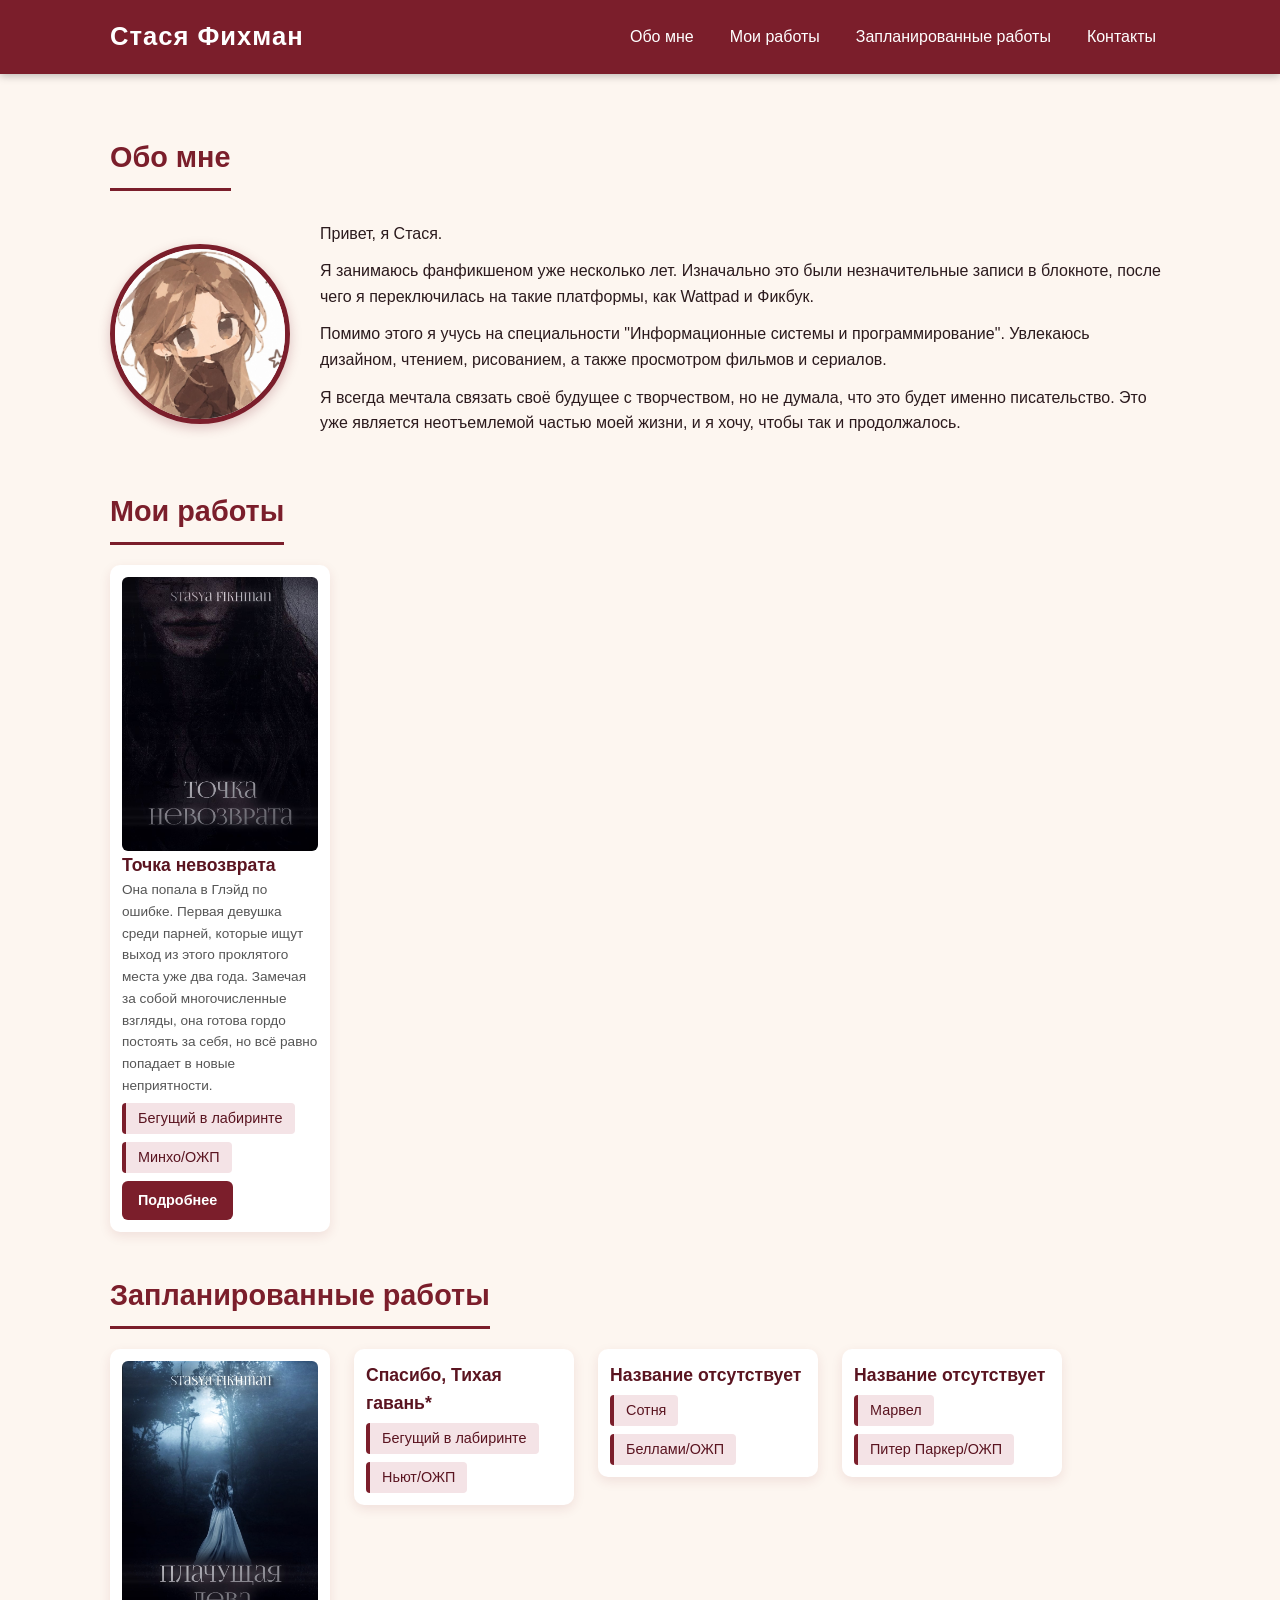
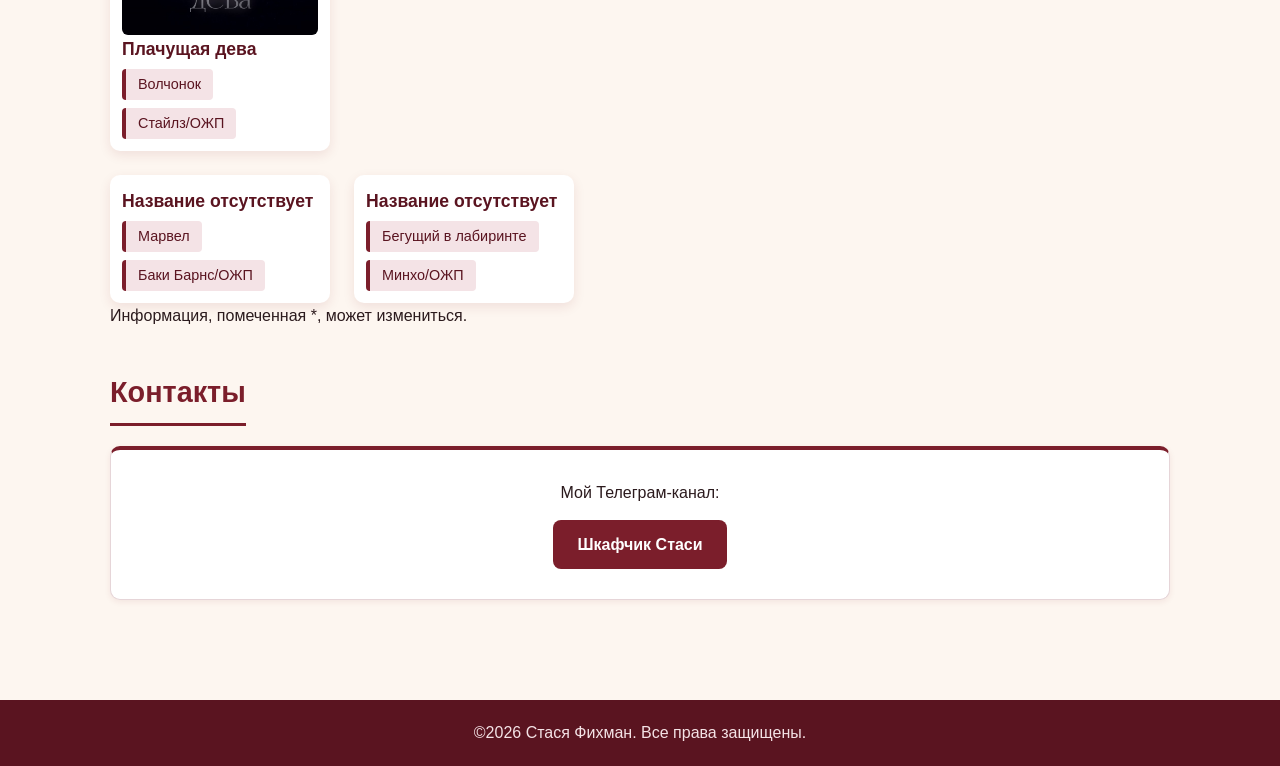
<file: index.html>
<!DOCTYPE html>
<html lang="ru">
<head>
    <link rel="icon" href="img/favicon.png">
    <meta charset="UTF-8">
    <meta name="viewport" content="width=device-width, initial-scale=1.0">
    <title>Stasya Fikhman</title>
    <link rel="stylesheet" href="css/style.css">
</head>
<body>

    <!-- Шапка сайта -->
    <header class="site-header">
        <div class="header-container">
            <h1 class="site-name">Стася Фихман</h1>
            <nav class="main-nav">
                <ul>
                    <li><a href="#about">Обо мне</a></li>
                    <li><a href="#works">Мои работы</a></li>
                    <li><a href="#planned">Запланированные работы</a></li>
                    <li><a href="#contacts">Контакты</a></li>
                </ul>
            </nav>
        </div>
    </header>

    <main>
        <!-- Блок "Обо мне" -->
        <section id="about" class="section about">
            <h2>Обо мне</h2>
            <div class="about-content">
                <img src="img/Аватар.jpg" 
                     alt="Стася Фихман" class="about-photo">
                <div class="about-text">
                    <p>Привет, я Стася.</p>
                    <p>Я занимаюсь фанфикшеном уже несколько лет. Изначально это были незначительные записи в блокноте, после чего я переключилась на такие платформы, как Wattpad и Фикбук.</p>
                    <p>Помимо этого я учусь на специальности "Информационные системы и программирование". Увлекаюсь дизайном, чтением, рисованием, а также просмотром фильмов и сериалов.</p>
                    <p>Я всегда мечтала связать своё будущее с творчеством, но не думала, что это будет именно писательство. Это уже является неотъемлемой частью моей жизни, и я хочу, чтобы так и продолжалось.</p>
                </div>
            </div>
        </section>

        <!-- Блок "Мои работы" -->
        <section id="works" class="section works">
            <h2>Мои работы</h2>
            <div class="cards-grid">
                <article class="card">
                    <img src="img/Точка_невозврата.jpg" alt="Точка невозврата" class="card-image">

                    <h3 class="card-title">Точка невозврата</h3>
                    <p class="card-desc">Она попала в Глэйд по ошибке. Первая девушка среди парней, которые ищут выход из этого проклятого места уже два года. Замечая за собой многочисленные взгляды, она готова гордо постоять за себя, но всё равно попадает в новые неприятности.</p>

                     <ul class="fandoms">
                        <li>Бегущий в лабиринте</li>
                        <li>Минхо/ОЖП</li>
                    </ul>

                    <a href="works/Точка_невозврата.html" class="card-link">Подробнее</a>

                </article>
            </div>
        </section>

        <!-- Блок "Запланированные работы" -->
        <section id="planned" class="section planned">
            <h2>Запланированные работы</h2>
            <div class="cards-grid">

                <article class="card planned-card">
                    <img src="img/Плачущая_дева.jpg" alt="Плачущая дева" class="card-image">

                    <h3 class="card-title">Плачущая дева</h3>
                    <ul class="fandoms">
                        <li>Волчонок</li>
                        <li>Стайлз/ОЖП</li>
                    </ul>
                </article>

                <article class="card planned-card">
                    <h3 class="card-title">Спасибо, Тихая гавань*</h3>
                    <ul class="fandoms">
                        <li>Бегущий в лабиринте</li>
                        <li>Ньют/ОЖП</li>
                    </ul>
                </article>

                <article class="card planned-card">
                    <h3 class="card-title">Название отсутствует</h3>
                    <ul class="fandoms">
                        <li>Сотня</li>
                        <li>Беллами/ОЖП</li>
                    </ul>
                </article>

                 <article class="card planned-card">
                    <h3 class="card-title">Название отсутствует</h3>
                    <ul class="fandoms">
                        <li>Марвел</li>
                        <li>Питер Паркер/ОЖП</li>
                    </ul>
                </article>

                 <article class="card planned-card">
                    <h3 class="card-title">Название отсутствует</h3>
                    <ul class="fandoms">
                        <li>Марвел</li>
                        <li>Баки Барнс/ОЖП</li>
                    </ul>
                </article>

                <article class="card planned-card">
                    <h3 class="card-title">Название отсутствует</h3>
                    <ul class="fandoms">
                        <li>Бегущий в лабиринте</li>
                        <li>Минхо/ОЖП</li>
                    </ul>
                </article>
            </div>

            <p>Информация, помеченная *, может измениться.</p>

        </section>

        <!-- Блок "Контакты" -->
        <section id="contacts" class="section contacts">
            <h2>Контакты</h2>
            <div class="contacts-content">
                <p>Мой Телеграм-канал:</p>
                <a href="https://t.me/StasyaFikhman" class="tg-link" target="_blank" rel="noopener">
                    Шкафчик Стаси
                </a>
            </div>
        </section>
    </main>

    <!-- Подвал сайта -->
    <footer class="site-footer">
        <p>&copy;2026 Стася Фихман. Все права защищены.</p>
    </footer>

</body>
</html>
</file>
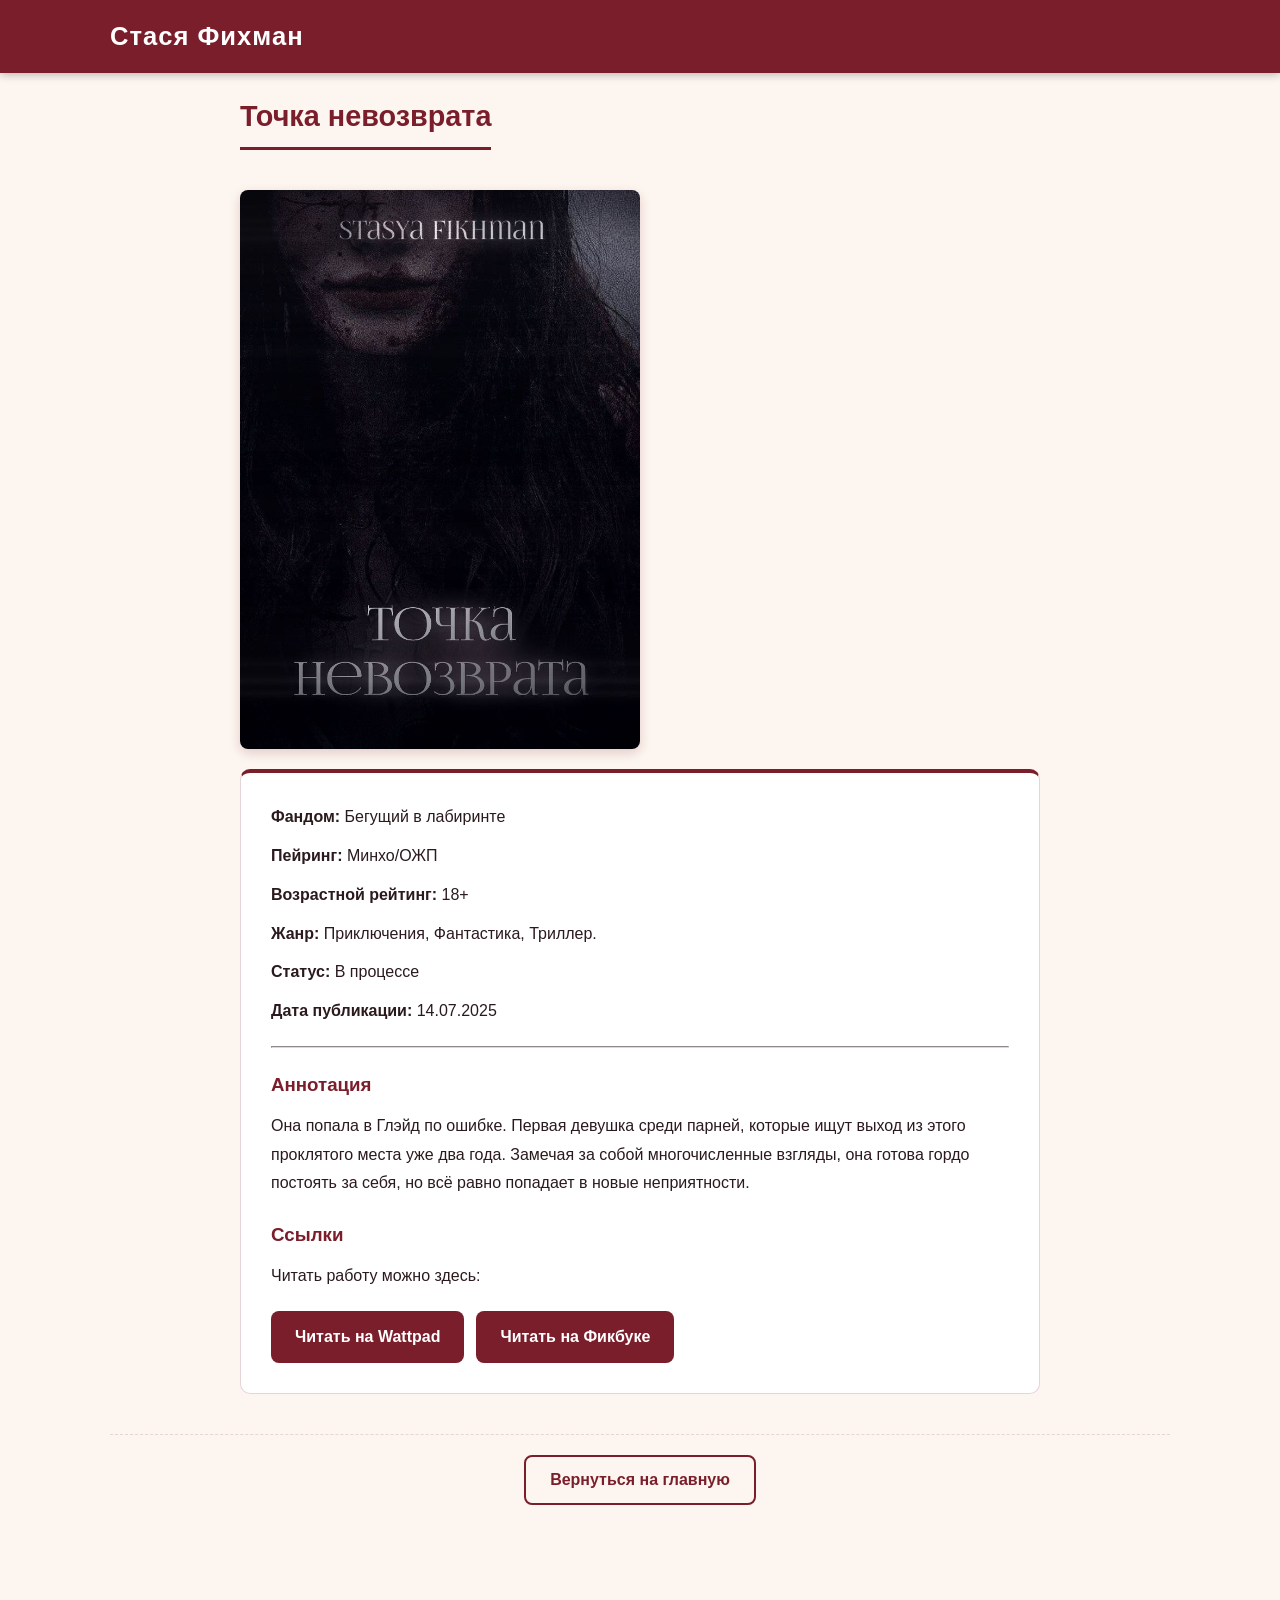
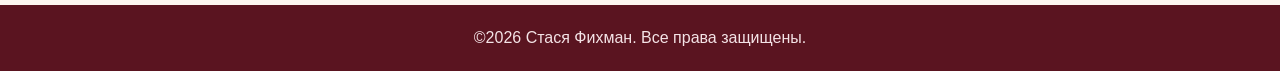
<file: works/Точка_невозврата.html>
<!DOCTYPE html>
<html lang="ru">
<head>
    <link rel="icon" type="image/png" href="../img/favicon.png">
    <meta charset="UTF-8">
    <meta name="viewport" content="width=device-width, initial-scale=1.0">
    <title>Точка невозврата - Стася Фихман</title>
    <link rel="stylesheet" href="../css/style.css">
</head>
<body>

    <header class="site-header">
        <div class="header-container">
            <h1 class="site-name">Стася Фихман</h1>
        </div>
    </header>

    <main>
        <!-- Сама страница работы -->
        <section class="section work-detail">

            <h2>Точка невозврата</h2>
            
            <!-- Обложка работы -->
            <img src="../img/Точка_невозврата.jpg" alt="Обложка Точка невозврата" class="detail-image">
            
            <!-- Текст работы -->
            <div class="detail-content">
                <p><strong>Фандом:</strong> Бегущий в лабиринте</p>
                <p><strong>Пейринг:</strong> Минхо/ОЖП</p>
                <p><strong>Возрастной рейтинг:</strong> 18+</p>
                <p><strong>Жанр:</strong> Приключения, Фантастика, Триллер.</p>
                <p><strong>Статус:</strong> В процессе</p>
                <p><strong>Дата публикации:</strong> 14.07.2025</p>
                
                <hr style="border-color: #e6d5d8; margin: 20px 0;">
                
                <h3>Аннотация</h3>
                <p>Она попала в Глэйд по ошибке. Первая девушка среди парней, которые ищут выход из этого проклятого места уже два года. Замечая за собой многочисленные взгляды, она готова гордо постоять за себя, но всё равно попадает в новые неприятности.</p>
                
                <h3>Ссылки</h3>
                <p>Читать работу можно здесь:</p>
                <div class="read-buttons">
                <a href="https://www.wattpad.com/story/397401555?utm_source=android&utm_medium=link&utm_content=share_reading&wp_page=reading&wp_uname=Stasya_Fikhman" target="_blank" class="tg-link">Читать на Wattpad</a>
                <a href="https://ficbook.net/readfic/01a05ec2-73e3-70f8-9eeb-a8c3771d7463/" target="_blank" class="tg-link">Читать на Фикбуке</a>
                </div>
            </div>

        </section>
                <!-- Кнопка возврата в самом низу -->
        <div class="bottom-return">
            <a href="../index.html" class="back-link">Вернуться на главную</a>
        </div>
    </main>
    </main>

    <!-- Подвал -->
    <footer class="site-footer">
        <p>&copy;2026 Стася Фихман. Все права защищены.</p>
    </footer>

</body>
</html>
</file>
<file: css/style.css>
/* Базовые настройки */
* {
    margin: 0;
    padding: 0;
    box-sizing: border-box;
}

:root {
    --wine: #7b1e2b;          /* основной бордовый */
    --wine-dark: #5a1420;     /* тёмный бордовый */
    --wine-light: #a13a48;    /* светлый бордовый */
    --cream: #fdf6f0;         /* фон */
    --text: #2b1a1d;          /* основной текст */
}

body {
    font-family: 'Segoe UI', Tahoma, Arial, sans-serif;
    background-color: var(--cream);
    color: var(--text);
    line-height: 1.6;
    display: flex;
    flex-direction: column;
    min-height: 100vh;
}

main {
    flex: 1;
    max-width: 1100px;
    margin: 0 auto;
    padding: 20px;
    width: 100%;
}

/* Шапка */
.site-header {
    background-color: var(--wine);
    color: #fff;
    box-shadow: 0 2px 8px rgba(0, 0, 0, 0.25);
    position: sticky;
    top: 0;
    z-index: 100;
}

.header-container {
    max-width: 1100px;
    margin: 0 auto;
    padding: 16px 20px;
    display: flex;
    flex-wrap: wrap;
    align-items: center;
    justify-content: space-between;
    gap: 12px;
}

.site-name {
    font-size: 1.6rem;
    letter-spacing: 1px;
}

.main-nav ul {
    list-style: none;
    display: flex;
    gap: 8px;
    flex-wrap: wrap;
}

.main-nav a {
    color: #fff;
    text-decoration: none;
    padding: 8px 14px;
    border-radius: 6px;
    transition: background-color 0.25s;
    display: inline-block;
}

.main-nav a:hover {
    background-color: var(--wine-light);
}

.site-logo {
    display: flex;
    align-items: center;
    text-decoration: none;
}

/* Стили для самой картинки */
.site-logo img {
    max-height: 60px; /* Ограничиваем высоту логотипа (чтобы шапка не стала огромной) */
    width: auto;      /* Ширина подстроится автоматически */
    display: block;
}

/* Секции */
.section {
    margin: 40px 0;
    scroll-margin-top: 90px;
}

.section h2 {
    color: var(--wine);
    font-size: 1.8rem;
    margin-bottom: 20px;
    padding-bottom: 8px;
    border-bottom: 3px solid var(--wine);
    display: inline-block;
}

/* Блок "Обо мне" */
.about-content {
    display: flex;
    align-items: center;
    gap: 30px;
    margin-top: 10px;
    flex-wrap: wrap;
}

.about-photo {
    width: 180px;
    height: 180px;
    object-fit: cover;
    border-radius: 50%;
    border: 5px solid var(--wine);
    box-shadow: 0 4px 12px rgba(123, 30, 43, 0.25);
    flex-shrink: 0;
}

.about-text {
    flex: 1;
    min-width: 240px;
}

.about-text p {
    margin-bottom: 12px;
}

/* Сетка карточек */
.cards-grid {
    display: grid;
    grid-template-columns: repeat(auto-fill, 220px); 
    gap: 24px;
    align-items: start;
}

/* Сама карточка */
.card {
    background: #fff;
    border-radius: 10px; 
    padding: 12px;       
    display: flex;
    flex-direction: column;
    box-shadow: 0 4px 12px rgba(123, 30, 43, 0.1);
    transition: transform 0.3s ease, box-shadow 0.3s ease; 
}

.card:hover {
    transform: scale(1.03); 

    box-shadow: 0 12px 24px rgba(123, 30, 43, 0.25);
    
}

/* Фото */
.card-image {
    display: block;
    width: 100%;    
    height: auto;  
    border-radius: 6px; 
    object-fit: unset;
}

/* Блок с текстом */
.card-content {
    padding: 10px 4px 0 4px; /* Небольшой отступ для текста, чтобы он был на одной линии с фото */
    display: flex;
    flex-direction: column;
    gap: 8px;
}

/* Настройки текста */
.card-title {
    color: var(--wine-dark);
    font-size: 1.1rem;
    margin: 0;
}

.card-desc {
    font-size: 0.85rem;
    margin: 0;
    color: #555;
}

.card-link {
     display: inline-block;   
    background-color: var(--wine); 
    color: #fff;               
    padding: 8px 16px;          
    border-radius: 6px;        
    text-decoration: none;       
    font-weight: 600;         
    font-size: 0.9rem;         
    text-align: center;          
    align-self: flex-start;     
    margin-top: 8px;           
    transition: background-color 0.25s, transform 0.2s; 
}

.card-link:hover {
    background-color: var(--wine-dark); /* Темнеет при наведении */
    color: #fff; 
    text-decoration: none;   
    transform: translateY(-2px); /* Легкое поднятие кнопки вверх */
}

/* Фандомы */
.planned-card h4 {
    color: var(--wine-dark);
    margin-top: 8px;
}

.fandoms {
    list-style: none;
    display: flex;
    flex-wrap: wrap;
    gap: 8px;
    margin-top: 6px;
}

.fandoms li {
    background-color: #f4e3e6;
    border-left: 4px solid var(--wine);
    padding: 4px 12px;
    border-radius: 4px;
    font-size: 0.9rem;
    color: var(--wine-dark);
}

/* Контакты */
.contacts-content {
    background: #fff;
    border: 1px solid #e6d5d8;
    border-top: 4px solid var(--wine);
    border-radius: 10px;
    padding: 30px;
    text-align: center;
    box-shadow: 0 2px 6px rgba(123, 30, 43, 0.08);
}

.contacts-content p {
    margin-bottom: 14px;
}

.tg-link {
    display: inline-block;
    background-color: var(--wine);
    color: #fff;
    padding: 12px 24px;
    border-radius: 8px;
    text-decoration: none;
    font-weight: 600;
    transition: background-color 0.25s;
}

.tg-link:hover {
    background-color: var(--wine-dark);
}

/* Подвал */
.site-footer {
    background-color: var(--wine-dark);
    color: #f4e3e6;
    text-align: center;
    padding: 20px;
    margin-top: 40px;
}

/* Стили для страницы отдельной работы */
.work-detail {
    max-width: 800px;
    margin: 0 auto;
}

.back-link {
    display: inline-block;
    color: var(--wine);
    text-decoration: none;
    font-weight: 600;
    margin-bottom: 20px;
    transition: color 0.2s;
}

.back-link:hover {
    color: var(--wine-light);
}

.detail-image {
    width: 100%;
    max-width: 400px; /* Чтобы обложка не была слишком огромной */
    height: auto;
    display: block;
    border-radius: 8px;
    margin: 20px 0;
    box-shadow: 0 4px 12px rgba(123, 30, 43, 0.2);
}

.detail-content {
    background: #fff;
    padding: 30px;
    border-radius: 10px;
    border: 1px solid #e6d5d8;
    border-top: 4px solid var(--wine);
    line-height: 1.8;
}

.detail-content h3 {
    color: var(--wine);
    margin-top: 20px;
    margin-bottom: 10px;
}

.detail-content p {
    margin-bottom: 10px;
}

/* ==========================================
   АДАПТИВНОСТЬ ДЛЯ МОБИЛЬНЫХ УСТРОЙСТВ
   ========================================== */

@media (max-width: 768px) {
    
    /* --- 1. Шапка и меню --- */
    .header-container {
        flex-direction: column; /* Имя и меню станут друг под другом */
        padding: 12px 16px;
        gap: 10px;
    }

    .site-name {
        font-size: 1.4rem;
        text-align: center;
    }

    .main-nav ul {
        justify-content: center; /* Меню по центру */
        gap: 6px;
    }

    .main-nav a {
        padding: 6px 10px;
        font-size: 0.9rem;
    }

    /* --- 2. Блок "Обо мне" --- */
    .about-content {
        flex-direction: column; /* Фото и текст друг под другом */
        text-align: center;
        gap: 20px;
    }

    .about-photo {
        width: 140px; /* Чуть уменьшаем фото на телефоне */
        height: 140px;
    }

    /* --- 3. Карточки работ --- */
    .cards-grid {
        /* На телефонах делаем 1 или 2 колонки. 
           Если экран узкий — карточка будет на всю ширину */
        grid-template-columns: repeat(auto-fill, minmax(160px, 1fr));
        gap: 16px;
    }

    .card {
        padding: 10px; /* Уменьшаем белую рамку */
    }

    /* --- 4. Страница отдельной работы (work1.html) --- */
    .work-detail h2 {
        font-size: 1.5rem;
        text-align: center;
    }

    .detail-content {
        padding: 20px; /* Уменьшаем отступы внутри текста */
    }
    
    .detail-image {
        margin: 15px auto; /* Центрируем обложку */
    }

    /* --- 5. Блок контактов --- */
    .contacts-content {
        padding: 20px 15px;
    }
    
    .tg-link {
        width: 100%; /* Кнопка ТГ на всю ширину экрана */
        text-align: center;
        box-sizing: border-box;
    }

     /* Выравнивание текста "Обо мне" по ширине на телефоне */
    .about-text {
        text-align: justify; /* Текст растягивается по обоим краям */
        text-align-last: left; /* Последняя строка остается по центру (опционально) */
    }
    
    .about-text p {
        margin-bottom: 15px; /* Чуть увеличиваем отступ между абзацами */
    }
}

/* Контейнер для кнопок */
.read-buttons {
    display: flex;
    gap: 12px; /* Расстояние между кнопками */
    margin-top: 20px;
    flex-wrap: wrap; /* Если экран слишком узкий, кнопки перенесутся */
}

/* Стили самих кнопок (если вы не используете tg-link) */
.read-btn {
    display: inline-block;
    background-color: var(--wine);
    color: #fff;
    padding: 10px 20px;
    border-radius: 8px;
    text-decoration: none;
    font-weight: 600;
    font-size: 0.95rem;
    transition: background-color 0.25s;
    text-align: center;
    flex: 1; /* Кнопки делят пространство поровну */
    min-width: 140px; /* Чтобы они не были слишком узкими */
}

.read-btn:hover {
    background-color: var(--wine-dark);
}

/* Блок с кнопкой возврата внизу страницы */
.bottom-return {
    text-align: center; /* Центрируем кнопку */
    margin-top: 40px;   /* Отделяем от основного текста */
    margin-bottom: 20px;
    padding-top: 20px;
    border-top: 1px dashed #e6d5d8; /* Красивая пунктирная линия-разделитель */
}

/* Стили для самой кнопки (если хотите сделать её объемной) */
.bottom-return .back-link {
    display: inline-block;
    padding: 10px 24px;
    background-color: transparent;
    border: 2px solid var(--wine);
    border-radius: 8px;
    color: var(--wine);
    font-weight: 600;
    text-decoration: none;
    transition: all 0.25s ease;
}

.bottom-return .back-link:hover {
    background-color: var(--wine);
    color: #fff;
}
</file>
